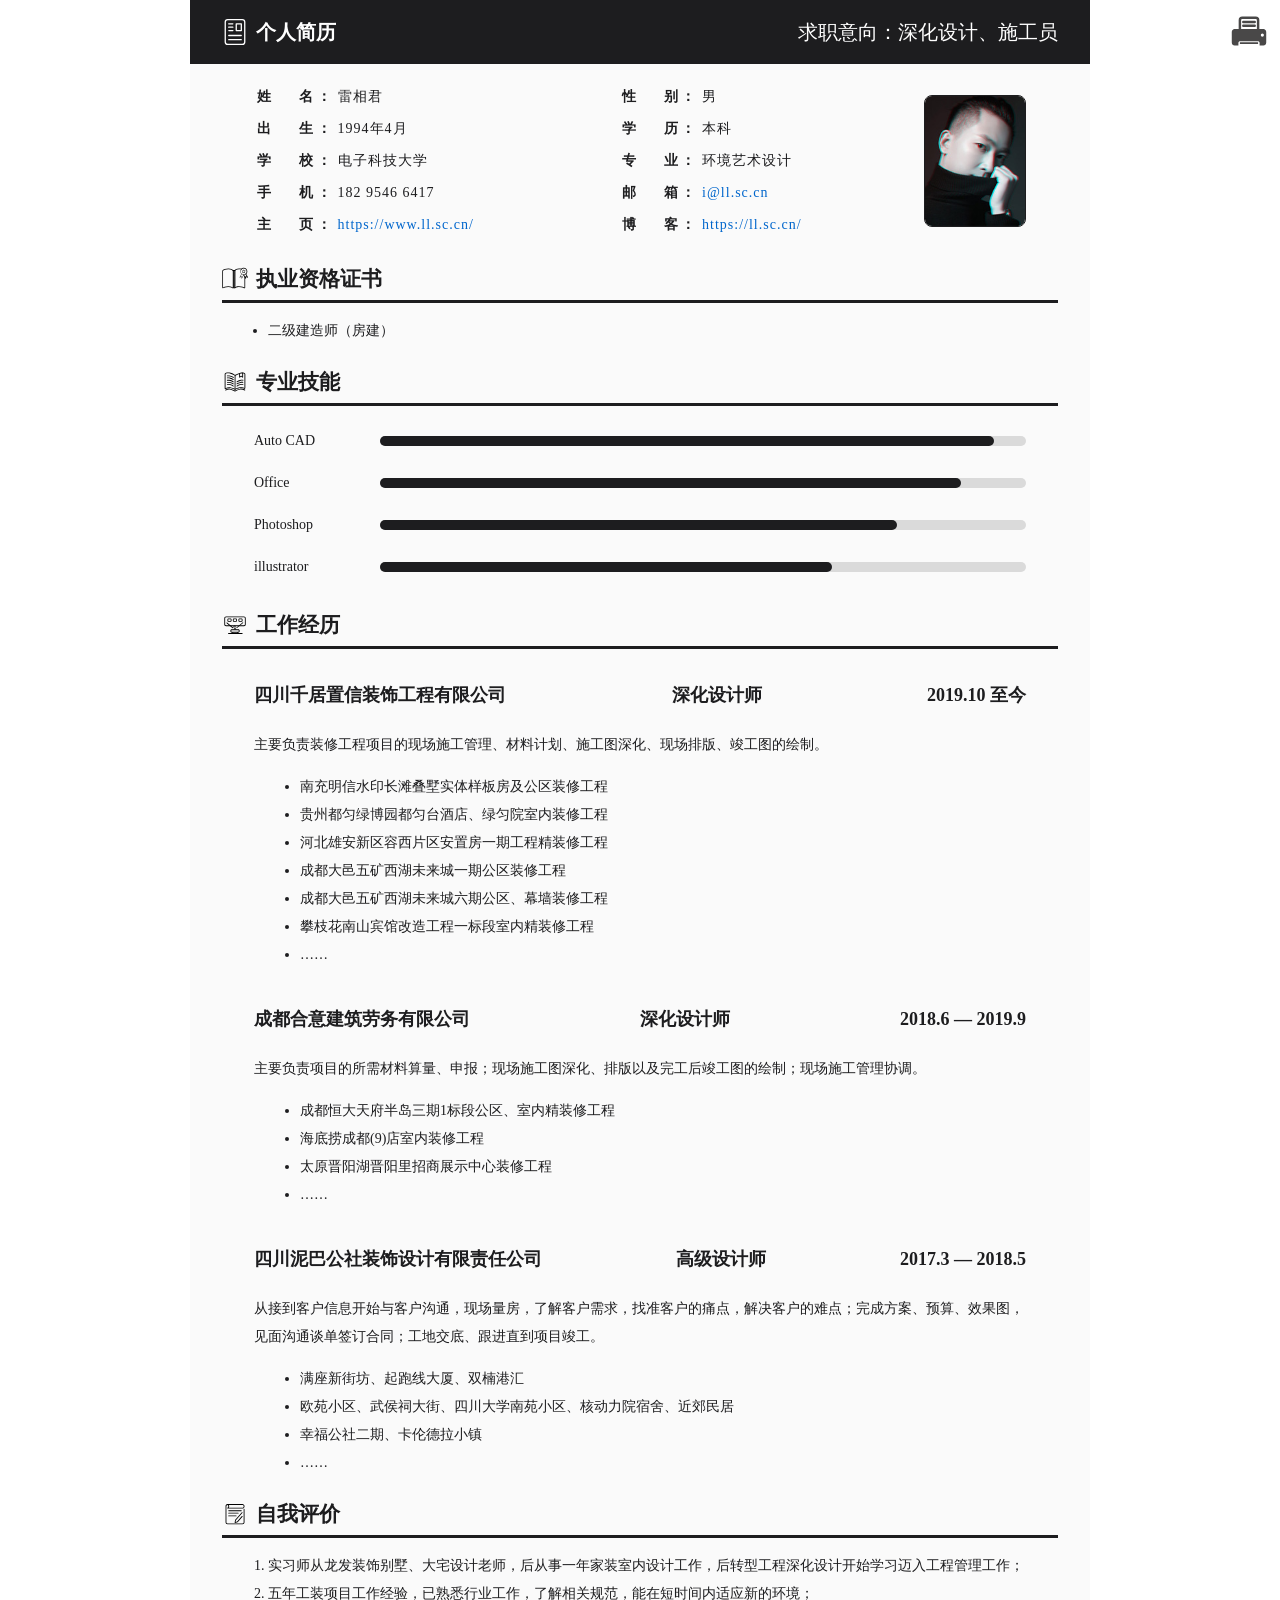
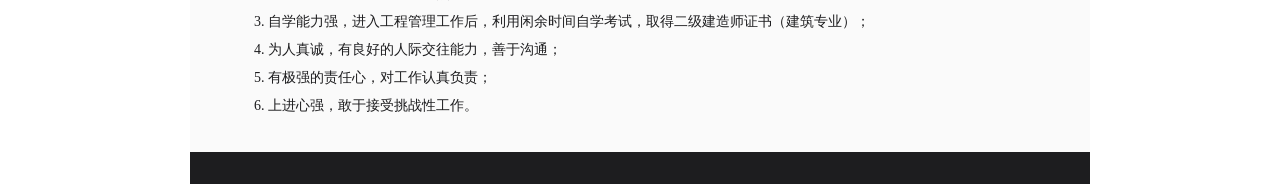
<file: index.html>
<!DOCTYPE html>
<html lang="zh-CN">

<head>
  <meta charset="UTF-8">
  <meta http-equiv="X-UA-Compatible" content="IE=edge">
  <meta name="viewport" content="width=device-width, initial-scale=1.0">
  <title>雷相君 - 深化设计师 - 182 9546 6417</title>
  <link rel="shortcut icon" href="./img/favicon.ico" type="image/x-icon">
  <link rel="stylesheet" href="./css/main.min.css">
</head>

<body>
  <a id="print" class="print-hide" style="cursor:pointer;" onclick="javascript:window.print()">
    <img src="./img/print.svg" title="打印简历">
  </a>
  <div id="resume" class="container">
    <div class="resume_top">
      <div><img class="icon print-hide" src="img/icon_resume.svg"><span>个人简历</span></div>
      <span>求职意向：深化设计、施工员</span>
    </div>

    <div class="resume_info">
      <table class="info_list">
        <tr>
          <td>
            <span class="left">姓名</span>
            <span class="right">雷相君</span>
          </td>
          <td><span class="left">性别</span>
            <span class="right">男</span>
          </td>
        </tr>
        <tr>
          <td><span class="left">出生</span>
            <span class="right">1994年4月</span>
          </td>
          <td><span class="left">学历</span>
            <span class="right">本科</span>
          </td>
        </tr>
        <tr>
          <td><span class="left">学校</span>
            <span class="right">电子科技大学</span>
          </td>
          <td><span class="left">专业</span>
            <span class="right">环境艺术设计</span>
          </td>
        </tr>
        <tr>
          <td><span class="left">手机</span>
            <span class="right">182 9546 6417</span>
          </td>
          <td><span class="left">邮箱</span>
            <a href="mailto:i@ll.sc.cn" title="Email"><span class="right">i@ll.sc.cn</span></a>
          </td>
        </tr>
        <tr class="print-hide">
          <td><span class="left">主页</span>
            <a href="https://www.ll.sc.cn/" title="个人主页"><span class="right">https://www.ll.sc.cn/</span></a>
          </td>
          <td><span class="left">博客</span>
            <a href="https://ll.sc.cn/" title="雷雷的个人博客"><span class="right">https://ll.sc.cn/</span></a>
          </td>
        </tr>
      </table>

      <img src="./img/avatar.png" alt="照片">
    </div>
    <div class="resume_main">

      <div class="resume_item">
        <h2 class="title"><img src="img/certificate.svg" class="icon" alt=""> 执业资格证书</h2>
        <div class="content certificate">
          <ul>
            <li>二级建造师（房建）</li>
          </ul>
        </div>
      </div>

      <div class="resume_item">
        <h2 class="title"><img src="img/tech.svg" class="icon" alt=""> 专业技能</h2>
        <div class="content tech">
          <ul>
            <li>
              <p>Auto CAD</p>
              <div class="progress">
                <div class="progress-bar" style="width: 95%;"></div>
              </div>
            </li>
            <li>
              <p>Office</p>
              <div class="progress">
                <div class="progress-bar" style="width: 90%;"></div>
              </div>
            </li>
            <li>
              <p>Photoshop</p>
              <div class="progress">
                <div class="progress-bar" style="width: 80%;"></div>
              </div>
            </li>
            <li>
              <p>illustrator</p>
              <div class="progress">
                <div class="progress-bar" style="width: 70%;"></div>
              </div>
            </li>
          </ul>
        </div>
      </div>

      <div class="resume_item">
        <h2 class="title"><img src="img/works.svg" class="icon" alt=""> 工作经历</h2>
        <div class="content work">
          <div>
            <div class="work-info">
              <p class="corporation">四川千居置信装饰工程有限公司</p>
              <p class="job">深化设计师</p>
              <p class="date">2019.10 至今</p>
            </div>
            <span>主要负责装修工程项目的现场施工管理、材料计划、施工图深化、现场排版、竣工图的绘制。</span>
            <ul>
              <li>南充明信水印长滩叠墅实体样板房及公区装修工程</li>
              <li>贵州都匀绿博园都匀台酒店、绿匀院室内装修工程</li>
              <li>河北雄安新区容西片区安置房一期工程精装修工程</li>
              <li>成都大邑五矿西湖未来城一期公区装修工程</li>
              <li>成都大邑五矿西湖未来城六期公区、幕墙装修工程</li>
              <li>攀枝花南山宾馆改造工程一标段室内精装修工程</li>
              <li>……</li>
            </ul>
          </div>
          <div>
            <div class="work-info">
              <p class="corporation">成都合意建筑劳务有限公司</p>
              <p class="job">深化设计师</p>
              <p class="date">2018.6 — 2019.9</p>
            </div>
            <span>主要负责项目的所需材料算量、申报；现场施工图深化、排版以及完工后竣工图的绘制；现场施工管理协调。</span>
            <ul>
              <li>成都恒大天府半岛三期1标段公区、室内精装修工程 </li>
              <li>海底捞成都(9)店室内装修工程</li>
              <li>太原晋阳湖晋阳里招商展示中心装修工程</li>
              <li>……</li>
            </ul>
          </div>
          <div>
            <div class="work-info">
              <p class="corporation">四川泥巴公社装饰设计有限责任公司</p>
              <p class="job">高级设计师</p>
              <p class="date">2017.3 — 2018.5</p>
            </div>
            <span>从接到客户信息开始与客户沟通，现场量房，了解客户需求，找准客户的痛点，解决客户的难点；完成方案、预算、效果图，见面沟通谈单签订合同；工地交底、跟进直到项目竣工。</span>
            <ul>
              <li>满座新街坊、起跑线大厦、双楠港汇</li>
              <li>欧苑小区、武侯祠大街、四川大学南苑小区、核动力院宿舍、近郊民居</li>
              <li>幸福公社二期、卡伦德拉小镇</li>
              <li>……</li>
            </ul>
          </div>

        </div>
      </div>

      <div class="resume_item">
        <h2 class="title"><img src="img/com.svg" class="icon" alt=""> 自我评价</h2>
        <div class="content com">
          <ol>
            <li>实习师从龙发装饰别墅、大宅设计老师，后从事一年家装室内设计工作，后转型工程深化设计开始学习迈入工程管理工作；</li>
            <li>五年工装项目工作经验，已熟悉行业工作，了解相关规范，能在短时间内适应新的环境；</li>
            <li>自学能力强，进入工程管理工作后，利用闲余时间自学考试，取得二级建造师证书（建筑专业）；</li>
            <li>为人真诚，有良好的人际交往能力，善于沟通；</li>
            <li>有极强的责任心，对工作认真负责；</li>
            <li>上进心强，敢于接受挑战性工作。</li>
          </ol>
        </div>
      </div>
    </div>

    <div class="resume_bottom print-hide"></div>
  </div>
</body>

</html>
</file>
<file: css/main.min.css>
:root{--text-color:#1d1d1f;--link-color:#06c;--text-gray:#424245;--body-background-color:#fafafa;--progress-background-color:#dadada;--padding-margin:2rem;--width-tech:9em}@media print{:root{--body-background-color:white;--text-color:black;--padding-margin:1rem}}@media screen and (max-width: 768px){:root{--padding-margin:1rem;--width-tech:8em}}@media print{@page{size:A4 portrait;margin:20mm 12mm}a{color:black !important}.print-hide{display:none}}.container{max-width:900px;margin:auto}body{line-height:2;margin:0;color:var(--text-color);font-size:14px}hr{height:1px;border:0;margin:5px 0;background:var(--text-color)}ol,ul{padding-left:1em}table{width:100%}.content{padding:0 var(--padding-margin)}#print{position:fixed;top:10px;right:10px}#print img{width:3em}@media screen and (max-width: 768px){#print{display:none}}#resume{background-color:var(--body-background-color)}#resume a{text-decoration:none;color:var(--text-gray)}#resume h2.title{display:flex;align-items:center;color:var(--text-color);border-bottom:3px solid;margin:1rem 0 10px}@media print{#resume h2.title{border-bottom:1px solid}}#resume .resume_top,#resume .resume_main{padding:0 var(--padding-margin)}#resume .icon{height:1.6rem;width:1.6rem;margin-right:.5rem;fill:var(--text-color)}#resume .resume_top{font-size:20px;background:var(--text-color);color:white;height:4rem;display:flex;align-items:center;justify-content:space-between}@media print{#resume .resume_top{background-color:transparent;color:var(--text-color);flex-direction:column}}#resume .resume_top div{display:flex;align-items:center;overflow:hidden;font-weight:600}@media print{#resume .resume_top div{font-size:28px;letter-spacing:.5em}}#resume .resume_top div .icon{position:relative;left:-50px;filter:drop-shadow(white 50px 0)}@media screen and (max-width: 768px){#resume .resume_top>span{font-size:16px}}@media print{#resume .resume_top>span{font-size:14px}}#resume .resume_info{padding:0 4rem;margin-top:1rem;display:flex;align-items:center}@media screen and (max-width: 768px){#resume .resume_info{padding:0 2rem;position:relative}}@media print{#resume .resume_info{padding:0 2rem}}#resume .resume_info img{border:1px solid var(--text-color);width:100px;height:130px;border-radius:8px;object-fit:cover}@media screen and (max-width: 768px){#resume .resume_info img{position:absolute;right:1em;top:0}}@media screen and (max-width: 768px){#resume .resume_info .info_list tbody tr{display:flex;flex-direction:column}}#resume .resume_info .info_list span.left{position:relative;margin-right:1.5em;display:inline-block;width:4em;text-align:justify;text-justify:distribute-all-lines;text-align-last:justify;text-justify:inter-word;font-weight:bold}#resume .resume_info .info_list span.left::after{content:"：";position:absolute;right:-1.1rem}#resume .resume_info .info_list span.right{letter-spacing:1px}@media screen and (max-width: 768px){#resume .resume_info .info_list span.right{letter-spacing:0}}#resume .resume_info .info_list a{color:var(--link-color)}#resume .resume_info .info_list a:hover{text-decoration:underline}@media print{#resume .resume_main{padding:0 1em}}#resume .resume_main .resume_item .tech ul{padding-left:0}#resume .resume_main .resume_item .tech ul li{height:3em;display:flex;align-items:center}@media screen and (max-width: 768px){#resume .resume_main .resume_item .tech ul li{height:2em}}@media print{#resume .resume_main .resume_item .tech ul li{height:2.5em}}#resume .resume_main .resume_item .tech ul li p{width:var(--width-tech)}#resume .resume_main .resume_item .tech ul .progress{--height:10px;width:calc(100% - var(--width-tech));height:var(--height);border-radius:calc(var(--height) / 2);background-color:var(--progress-background-color)}@media print{#resume .resume_main .resume_item .tech ul .progress{border:1px solid var(--text-color);background-color:transparent}}#resume .resume_main .resume_item .tech ul .progress .progress-bar{height:100%;text-align:right;line-height:var(--height);background:var(--text-color);border-radius:calc(var(--height) / 2);font-size:14px}#resume .resume_main .resume_item .work .work-info{font-size:18px;font-weight:600;display:flex;justify-content:space-between}@media screen and (max-width: 768px){#resume .resume_main .resume_item .work .work-info{display:grid;grid-template-columns:auto auto;grid-template-rows:auto auto;grid-template-areas:"header header" "job date"}#resume .resume_main .resume_item .work .work-info p{margin:0}#resume .resume_main .resume_item .work .work-info p.corporation{grid-area:header}#resume .resume_main .resume_item .work .work-info p.job{grid-area:job}#resume .resume_main .resume_item .work .work-info p.date{grid-area:date;text-align:right}#resume .resume_main .resume_item .work .work-info p:not(:first-child){font-size:16px;line-height:1.5}}@media print{#resume .resume_main .resume_item .work .work-info{font-size:16px}}#resume .resume_main .resume_item .work ul{margin-left:var(--padding-margin)}#resume .resume_bottom{height:2rem;margin-top:var(--padding-margin);background:var(--text-color)}
</file>
